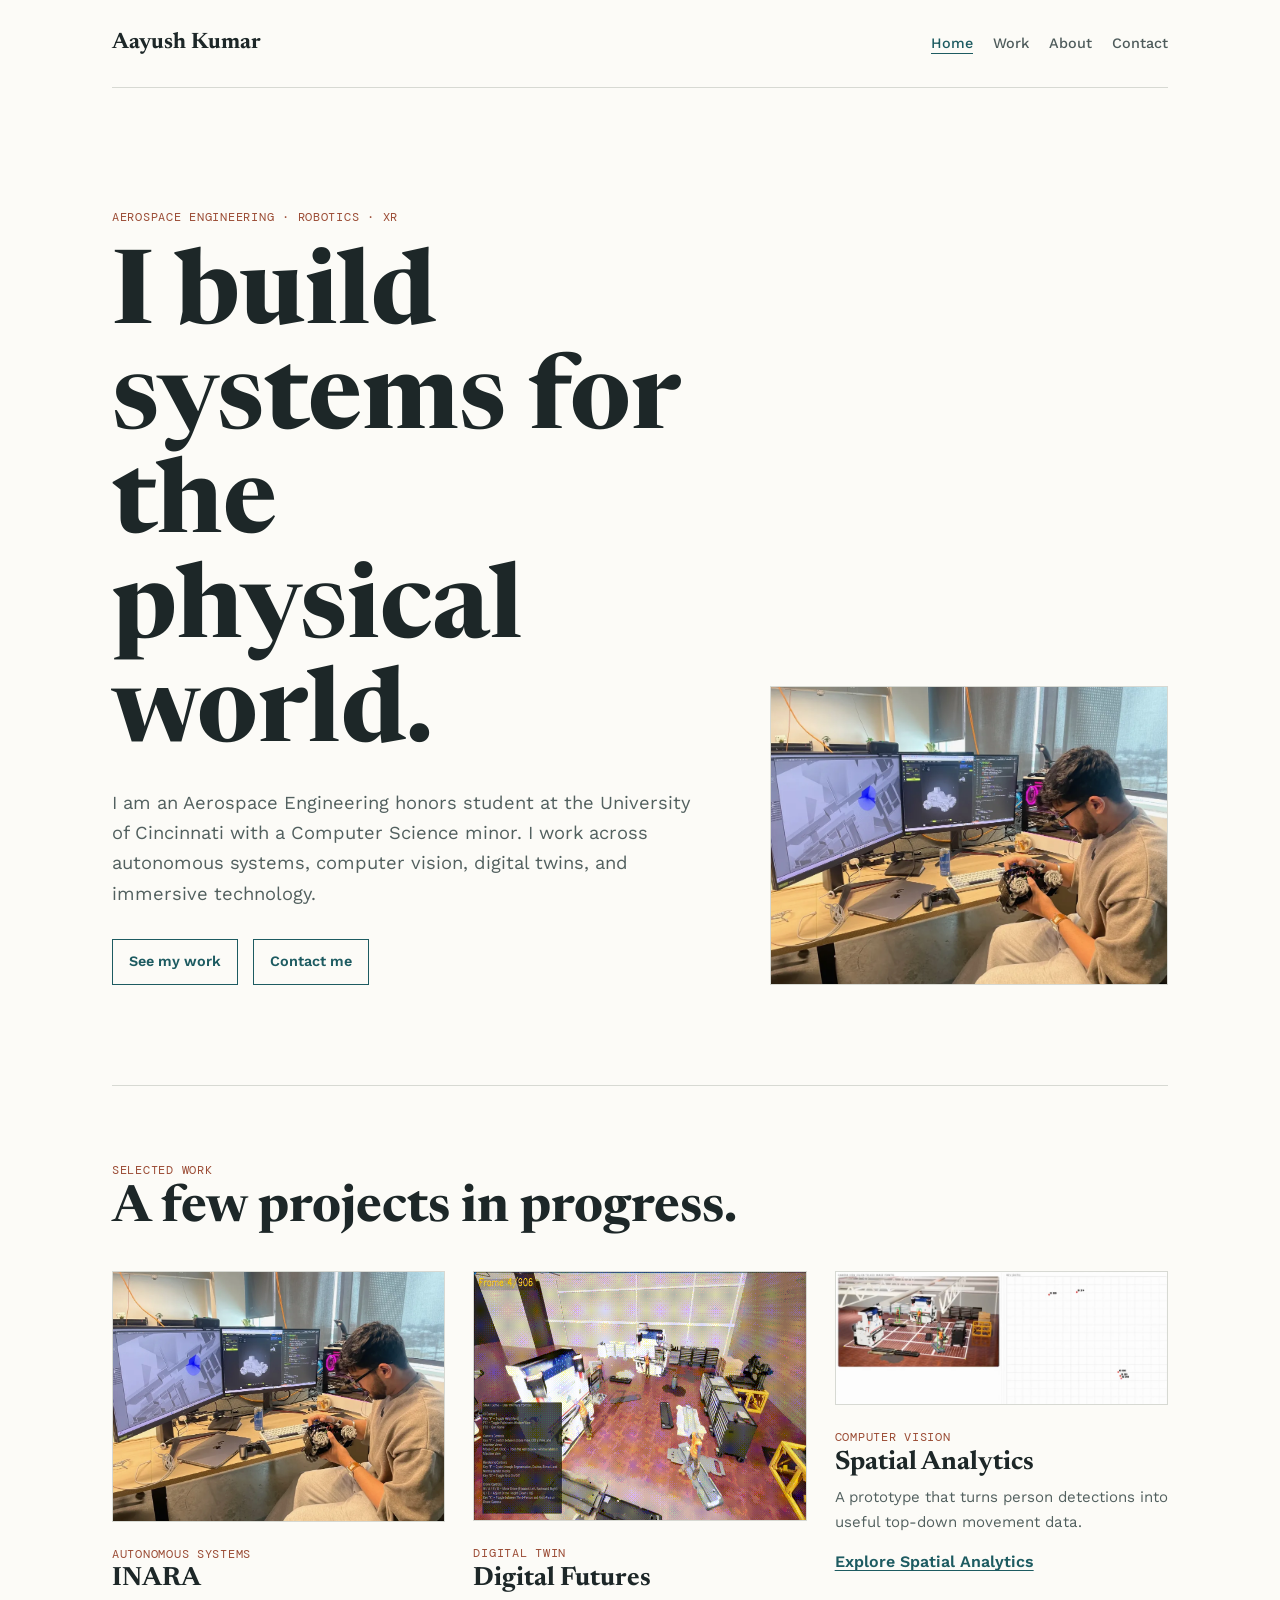
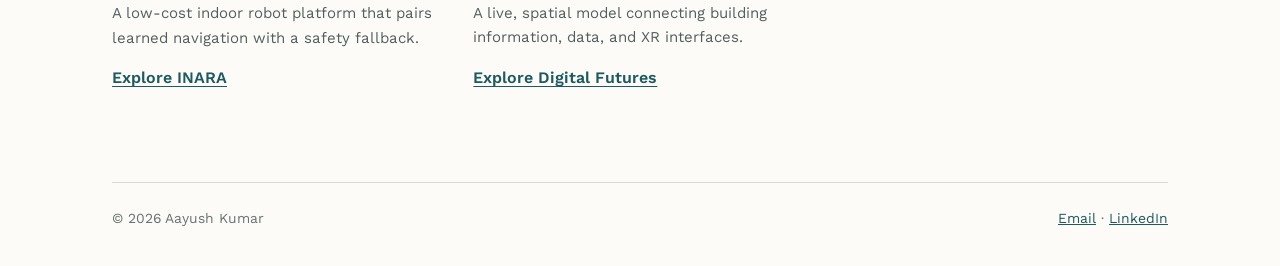
<file: index.html>
<!DOCTYPE html>
<html lang="en">
<head>
  <meta charset="UTF-8">
  <meta name="viewport" content="width=device-width, initial-scale=1.0">
  <title>Aayush Kumar | Portfolio</title>
  <link rel="stylesheet" href="reset.css">
  <link rel="stylesheet" href="styles.css">
</head>
<body>
  <header>
    <a class="name" href="index.html">Aayush Kumar</a>
    <nav aria-label="Primary navigation">
      <a class="active" href="index.html">Home</a>
      <a href="work.html">Work</a>
      <a href="about.html">About</a>
      <a href="contact.html">Contact</a>
    </nav>
  </header>
  <main>
    <section class="home-intro">
      <div>
        <span class="label">Aerospace engineering · Robotics · XR</span>
        <h1>I build systems for the physical world.</h1>
        <p>I am an Aerospace Engineering honors student at the University of Cincinnati with a Computer Science minor. I work across autonomous systems, computer vision, digital twins, and immersive technology.</p>
        <a class="button" href="work.html">See my work</a>
        <a class="button" href="contact.html">Contact me</a>
      </div>
      <figure class="focus-image">
        <img src="assets/inara.webp" alt="INARA autonomous navigation robot">
      </figure>
    </section>
    <section class="selected-work">
      <span class="label">Selected work</span>
      <h2>A few projects in progress.</h2>
      <div class="project-list">
        <article>
          <img src="assets/inara.webp" alt="INARA autonomous navigation project">
          <span class="label">Autonomous systems</span>
          <h3>INARA</h3>
          <p>A low-cost indoor robot platform that pairs learned navigation with a safety fallback.</p>
          <a href="work.html#inara">Explore INARA</a>
        </article>
        <article>
          <img src="assets/digital-twin.webp" alt="Technical illustration of a connected active digital twin">
          <span class="label">Digital twin</span>
          <h3>Digital Futures</h3>
          <p>A live, spatial model connecting building information, data, and XR interfaces.</p>
          <a href="work.html#digital-twin">Explore Digital Futures</a>
        </article>
        <article>
          <img src="assets/tracking.png" alt="Technical illustration of computer vision person tracking">
          <span class="label">Computer vision</span>
          <h3>Spatial Analytics</h3>
          <p>A prototype that turns person detections into useful top-down movement data.</p>
          <a href="work.html#tracking">Explore Spatial Analytics</a>
        </article>
      </div>
    </section>
  </main>
  <footer>
    <span>© 2026 Aayush Kumar</span>
    <span><a href="mailto:kumar3ar@mail.uc.edu">Email</a> · <a href="https://www.linkedin.com/in/aayushkumars">LinkedIn</a></span>
  </footer>
</body>
</html>
</file>
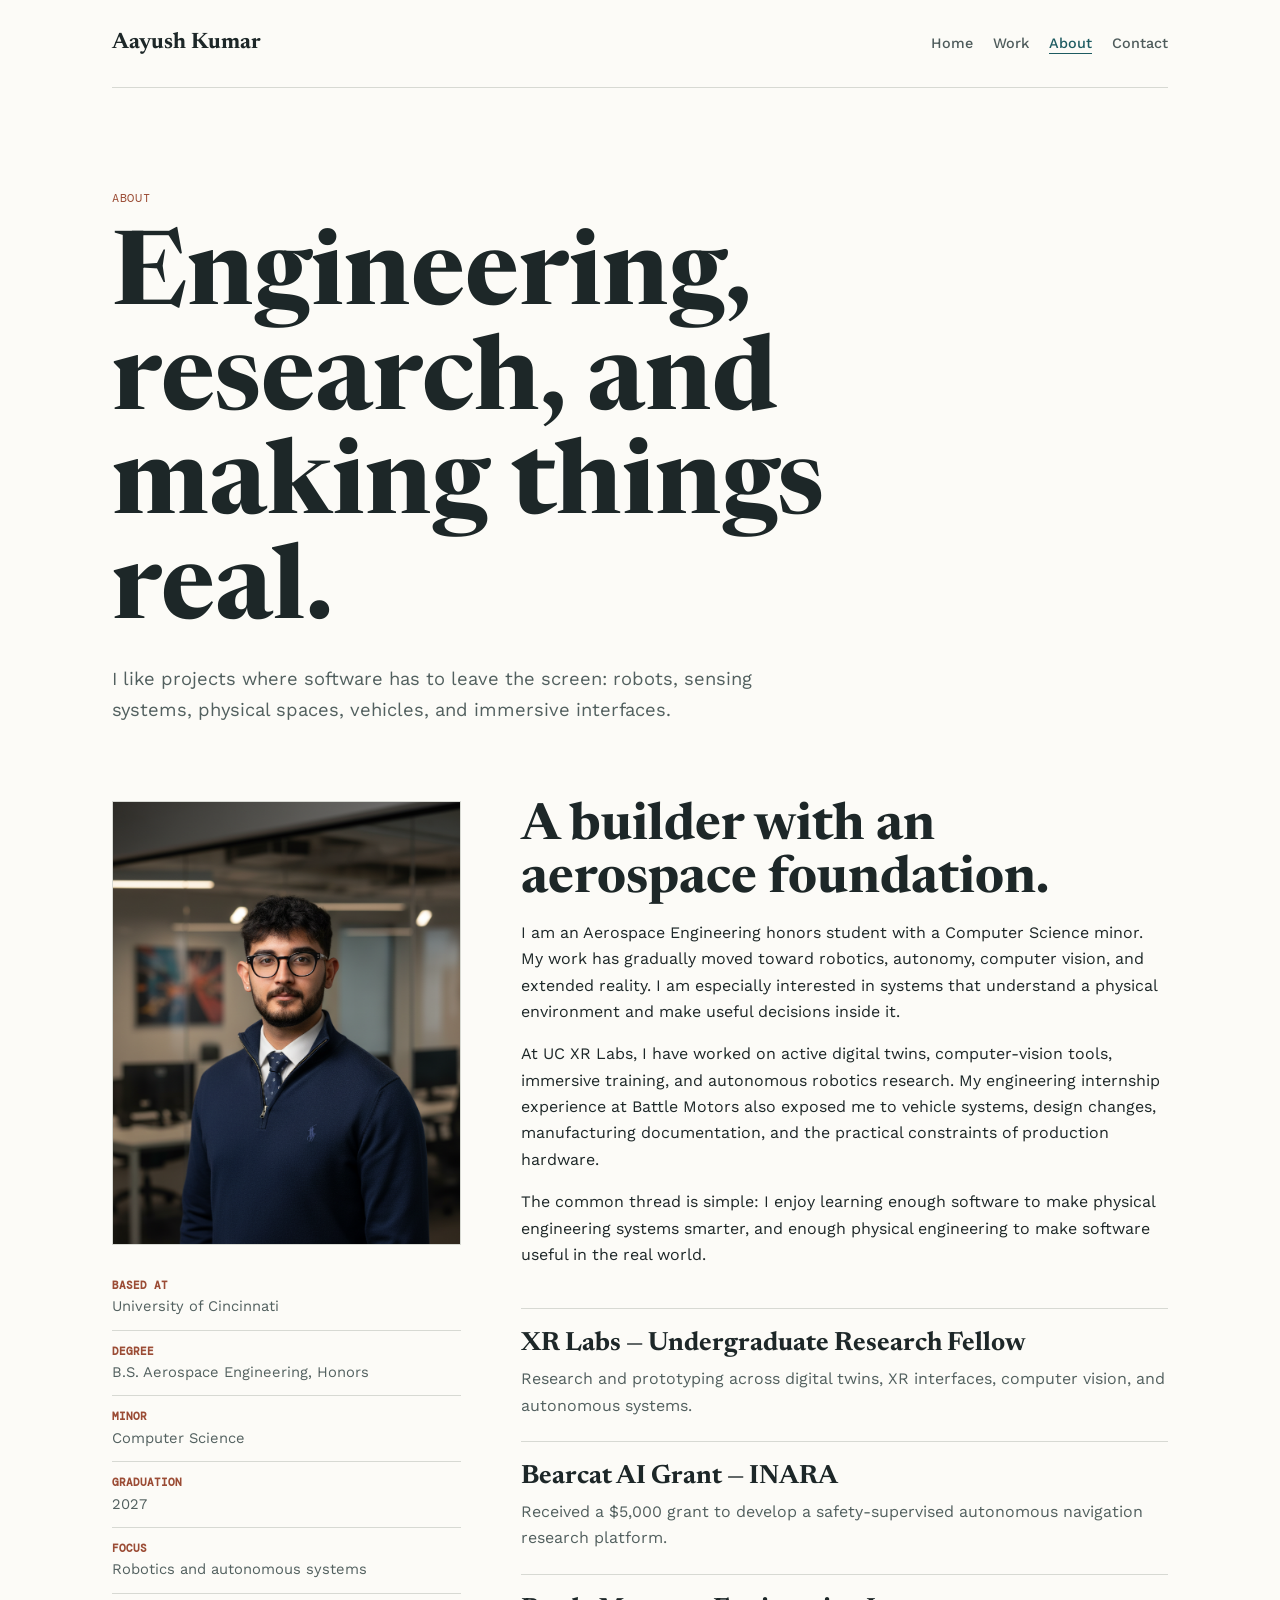
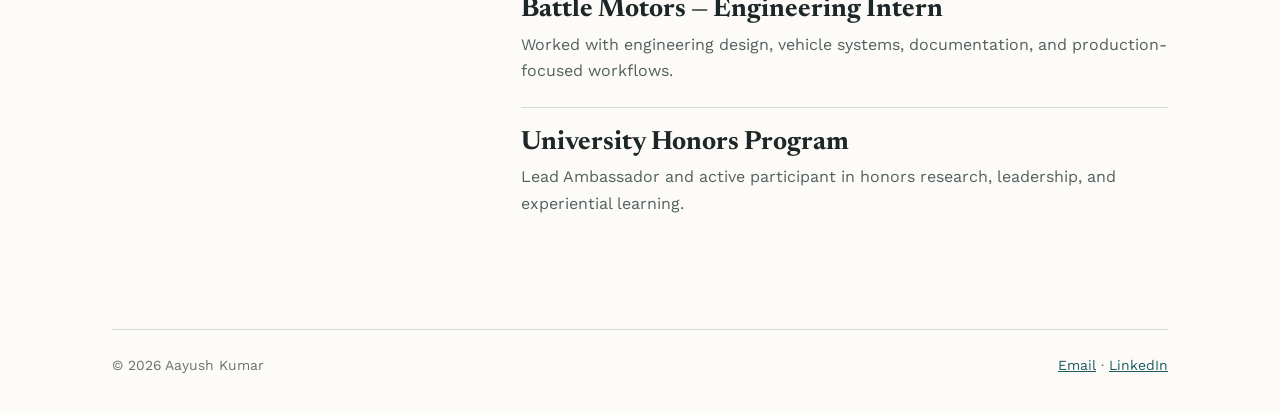
<file: about.html>
<!DOCTYPE html>
<html lang="en">
<head>
  <meta charset="UTF-8">
  <meta name="viewport" content="width=device-width, initial-scale=1.0">
  <title>About | Aayush Kumar</title>
  <link rel="stylesheet" href="reset.css">
  <link rel="stylesheet" href="styles.css">
</head>
<body>
  <header>
    <a class="name" href="index.html">Aayush Kumar</a>
    <nav aria-label="Primary navigation">
      <a href="index.html">Home</a>
      <a href="work.html">Work</a>
      <a class="active" href="about.html">About</a>
      <a href="contact.html">Contact</a>
    </nav>
  </header>
  <main>
    <section class="intro">
      <span class="label">About</span>
      <h1>Engineering, research, and making things real.</h1>
      <p>I like projects where software has to leave the screen: robots, sensing systems, physical spaces, vehicles, and immersive interfaces.</p>
    </section>
    <section class="two-column">
      <aside>
        <img class="portrait" src="assets/profile.png" alt="Graphic profile illustration labeled Aayush Kumar, Aerospace, Robotics, and XR">
        <ul class="facts">
          <li><strong>Based at</strong>University of Cincinnati</li>
          <li><strong>Degree</strong>B.S. Aerospace Engineering, Honors</li>
          <li><strong>Minor</strong>Computer Science</li>
          <li><strong>Graduation</strong>2027</li>
          <li><strong>Focus</strong>Robotics and autonomous systems</li>
        </ul>
      </aside>
      <section>
        <h2>A builder with an aerospace foundation.</h2>
        <p>I am an Aerospace Engineering honors student with a Computer Science minor. My work has gradually moved toward robotics, autonomy, computer vision, and extended reality. I am especially interested in systems that understand a physical environment and make useful decisions inside it.</p>
        <p>At UC XR Labs, I have worked on active digital twins, computer-vision tools, immersive training, and autonomous robotics research. My engineering internship experience at Battle Motors also exposed me to vehicle systems, design changes, manufacturing documentation, and the practical constraints of production hardware.</p>
        <p>The common thread is simple: I enjoy learning enough software to make physical engineering systems smarter, and enough physical engineering to make software useful in the real world.</p>
        <ul class="experience">
          <li><h3>XR Labs — Undergraduate Research Fellow</h3><p>Research and prototyping across digital twins, XR interfaces, computer vision, and autonomous systems.</p></li>
          <li><h3>Bearcat AI Grant — INARA</h3><p>Received a $5,000 grant to develop a safety-supervised autonomous navigation research platform.</p></li>
          <li><h3>Battle Motors — Engineering Intern</h3><p>Worked with engineering design, vehicle systems, documentation, and production-focused workflows.</p></li>
          <li><h3>University Honors Program</h3><p>Lead Ambassador and active participant in honors research, leadership, and experiential learning.</p></li>
        </ul>
      </section>
    </section>
  </main>
  <footer>
    <span>© 2026 Aayush Kumar</span>
    <span><a href="mailto:kumar3ar@mail.uc.edu">Email</a> · <a href="https://www.linkedin.com/in/aayushkumars">LinkedIn</a></span>
  </footer>
</body>
</html>
</file>
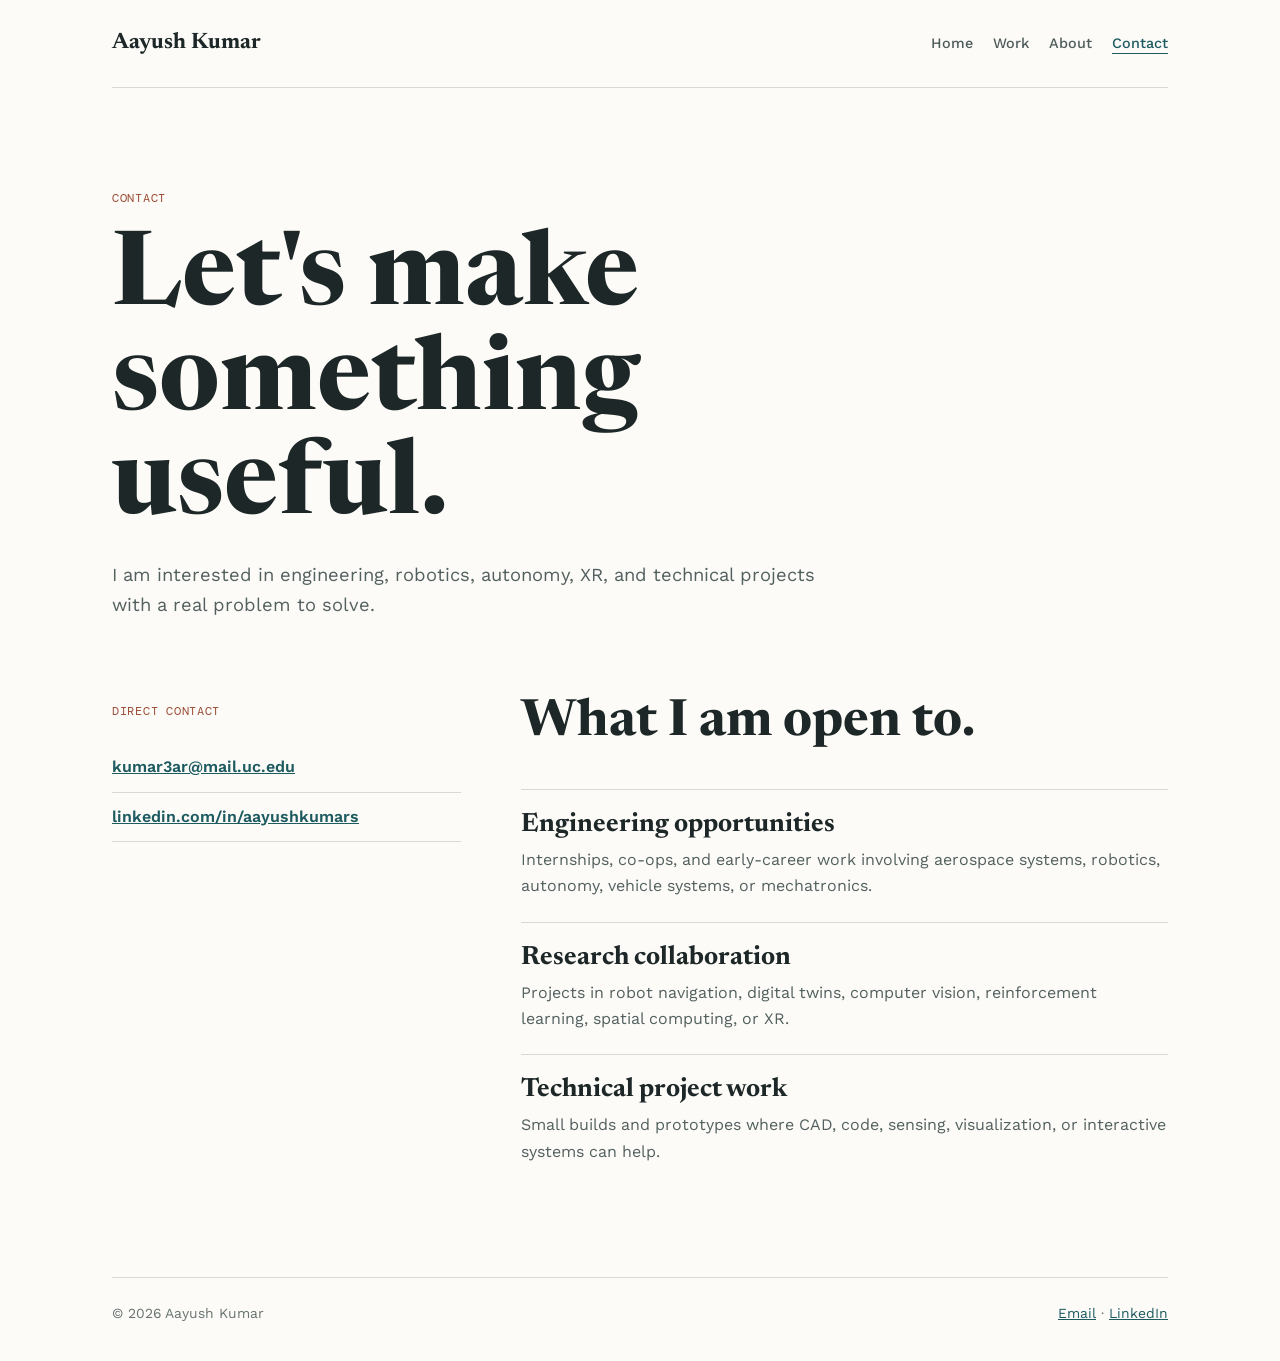
<file: contact.html>
<!DOCTYPE html>
<html lang="en">
<head>
  <meta charset="UTF-8">
  <meta name="viewport" content="width=device-width, initial-scale=1.0">
  <title>Contact | Aayush Kumar</title>
  <link rel="stylesheet" href="reset.css">
  <link rel="stylesheet" href="styles.css">
</head>
<body>
  <header>
    <a class="name" href="index.html">Aayush Kumar</a>
    <nav aria-label="Primary navigation">
      <a href="index.html">Home</a>
      <a href="work.html">Work</a>
      <a href="about.html">About</a>
      <a class="active" href="contact.html">Contact</a>
    </nav>
  </header>
  <main>
    <section class="intro">
      <span class="label">Contact</span>
      <h1>Let's make something useful.</h1>
      <p>I am interested in engineering, robotics, autonomy, XR, and technical projects with a real problem to solve.</p>
    </section>
    <section class="two-column">
      <section>
        <span class="label">Direct contact</span>
        <ul class="contact-links">
          <li><a href="mailto:kumar3ar@mail.uc.edu">kumar3ar@mail.uc.edu</a></li>
          <li><a href="https://www.linkedin.com/in/aayushkumars">linkedin.com/in/aayushkumars</a></li>
        </ul>
      </section>
      <section>
        <h2>What I am open to.</h2>
        <ul class="experience">
          <li><h3>Engineering opportunities</h3><p>Internships, co-ops, and early-career work involving aerospace systems, robotics, autonomy, vehicle systems, or mechatronics.</p></li>
          <li><h3>Research collaboration</h3><p>Projects in robot navigation, digital twins, computer vision, reinforcement learning, spatial computing, or XR.</p></li>
          <li><h3>Technical project work</h3><p>Small builds and prototypes where CAD, code, sensing, visualization, or interactive systems can help.</p></li>
        </ul>
      </section>
    </section>
  </main>
  <footer>
    <span>© 2026 Aayush Kumar</span>
    <span><a href="mailto:kumar3ar@mail.uc.edu">Email</a> · <a href="https://www.linkedin.com/in/aayushkumars">LinkedIn</a></span>
  </footer>
</body>
</html>
</file>
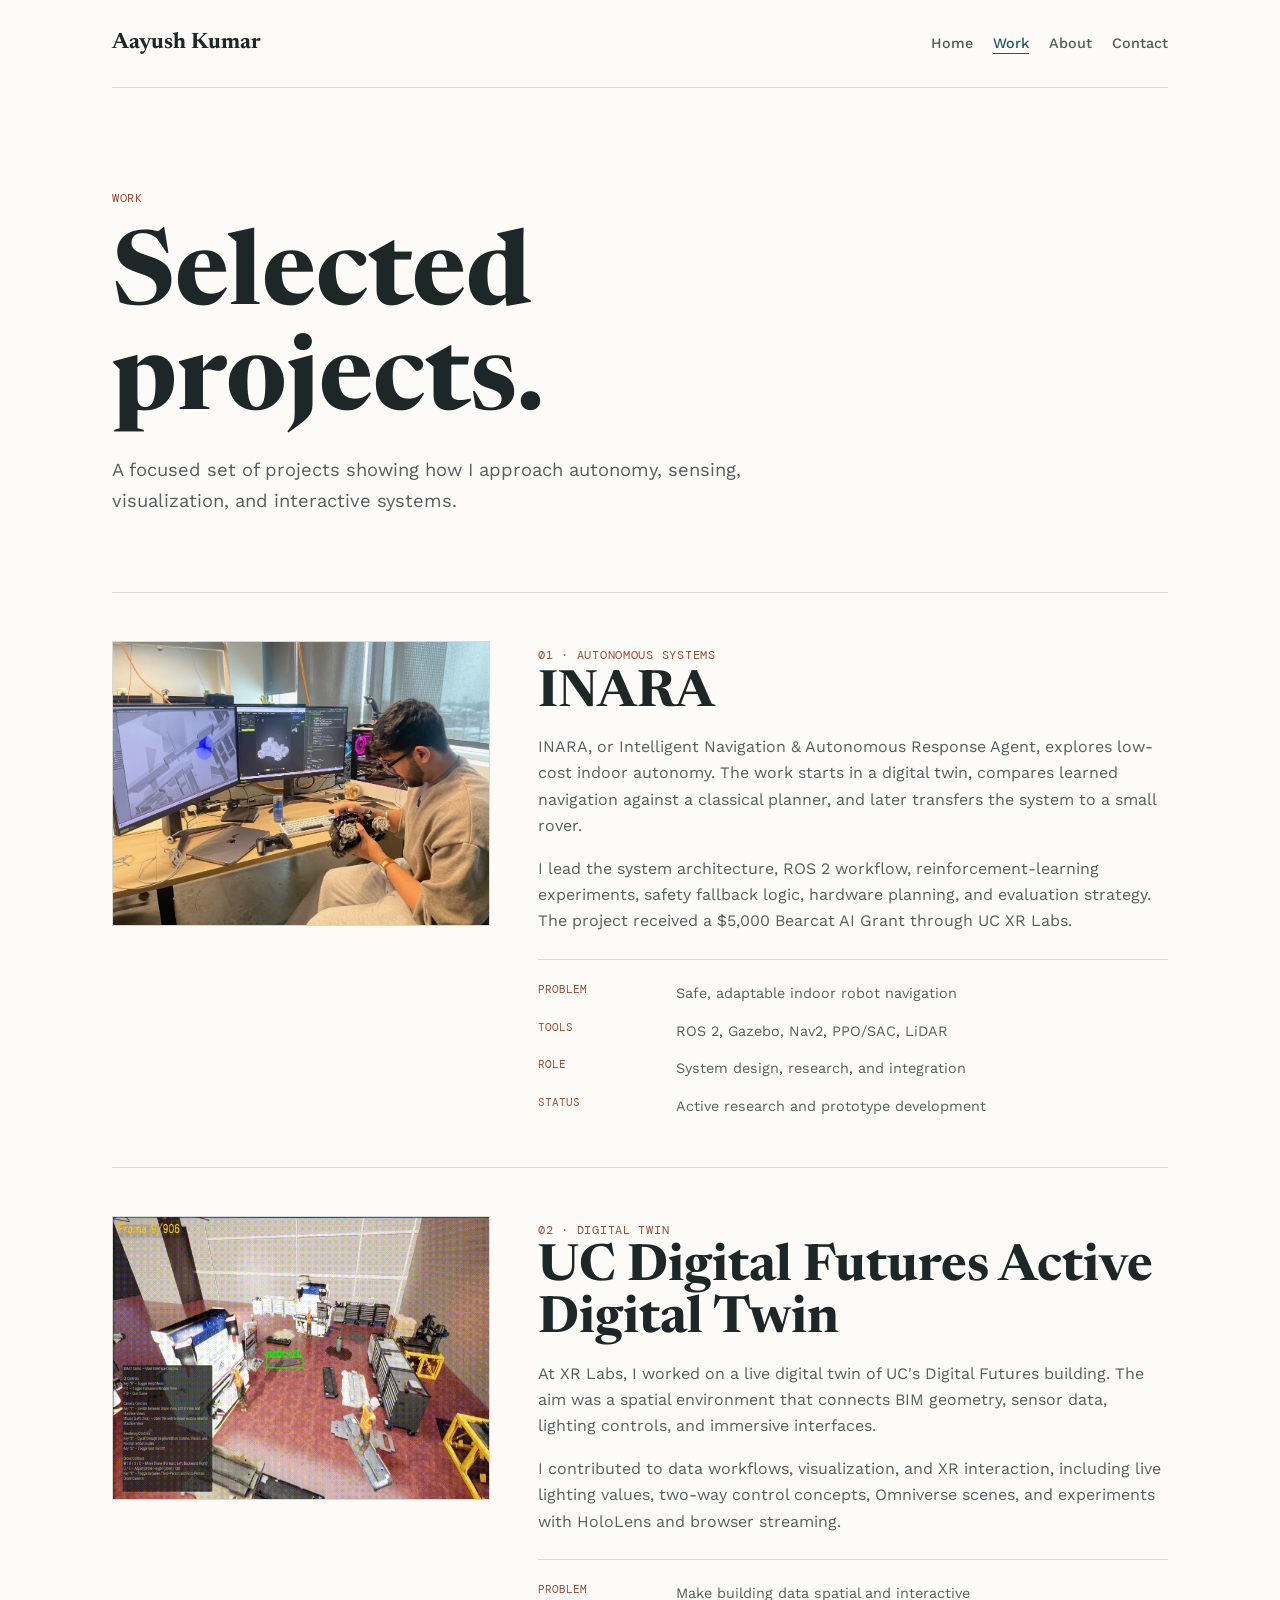
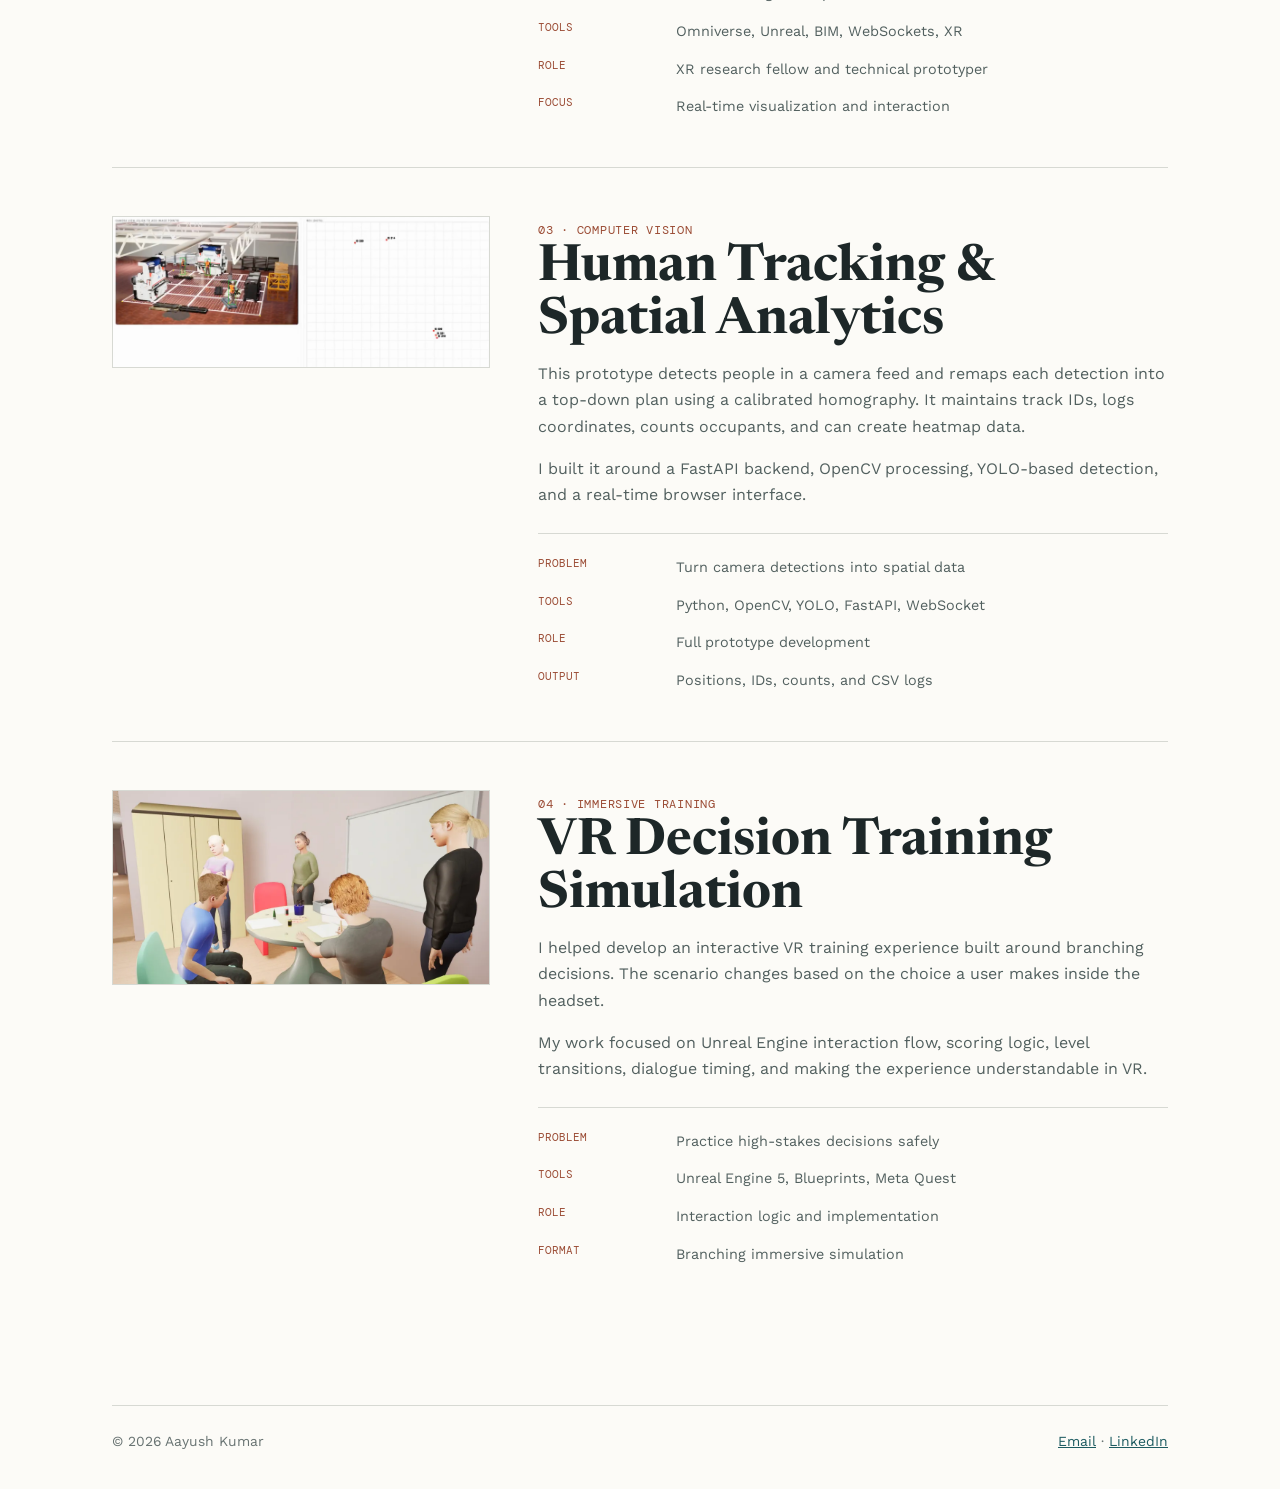
<file: work.html>
<!DOCTYPE html>
<html lang="en">
<head>
  <meta charset="UTF-8">
  <meta name="viewport" content="width=device-width, initial-scale=1.0">
  <title>Work | Aayush Kumar</title>
  <link rel="stylesheet" href="reset.css">
  <link rel="stylesheet" href="styles.css">
</head>
<body>
  <header>
    <a class="name" href="index.html">Aayush Kumar</a>
    <nav aria-label="Primary navigation">
      <a href="index.html">Home</a>
      <a class="active" href="work.html">Work</a>
      <a href="about.html">About</a>
      <a href="contact.html">Contact</a>
    </nav>
  </header>
  <main>
    <section class="intro">
      <span class="label">Work</span>
      <h1>Selected projects.</h1>
      <p>A focused set of projects showing how I approach autonomy, sensing, visualization, and interactive systems.</p>
    </section>
    <article class="case-study" id="inara">
      <img src="assets/inara.webp" alt="Technical illustration of the INARA autonomous navigation robot">
      <section>
        <span class="label">01 · Autonomous systems</span>
        <h2>INARA</h2>
        <p>INARA, or Intelligent Navigation &amp; Autonomous Response Agent, explores low-cost indoor autonomy. The work starts in a digital twin, compares learned navigation against a classical planner, and later transfers the system to a small rover.</p>
        <p>I lead the system architecture, ROS 2 workflow, reinforcement-learning experiments, safety fallback logic, hardware planning, and evaluation strategy. The project received a $5,000 Bearcat AI Grant through UC XR Labs.</p>
        <dl class="details">
          <dt>Problem</dt><dd>Safe, adaptable indoor robot navigation</dd>
          <dt>Tools</dt><dd>ROS 2, Gazebo, Nav2, PPO/SAC, LiDAR</dd>
          <dt>Role</dt><dd>System design, research, and integration</dd>
          <dt>Status</dt><dd>Active research and prototype development</dd>
        </dl>
      </section>
    </article>
    <article class="case-study" id="digital-twin">
      <img src="assets/digital-twin.webp" alt="Technical illustration of the UC Digital Futures active digital twin project">
      <section>
        <span class="label">02 · Digital twin</span>
        <h2>UC Digital Futures Active Digital Twin</h2>
        <p>At XR Labs, I worked on a live digital twin of UC's Digital Futures building. The aim was a spatial environment that connects BIM geometry, sensor data, lighting controls, and immersive interfaces.</p>
        <p>I contributed to data workflows, visualization, and XR interaction, including live lighting values, two-way control concepts, Omniverse scenes, and experiments with HoloLens and browser streaming.</p>
        <dl class="details">
          <dt>Problem</dt><dd>Make building data spatial and interactive</dd>
          <dt>Tools</dt><dd>Omniverse, Unreal, BIM, WebSockets, XR</dd>
          <dt>Role</dt><dd>XR research fellow and technical prototyper</dd>
          <dt>Focus</dt><dd>Real-time visualization and interaction</dd>
        </dl>
      </section>
    </article>
    <article class="case-study" id="tracking">
      <img src="assets/tracking.png" alt="Technical illustration of the human tracking and spatial analytics system">
      <section>
        <span class="label">03 · Computer vision</span>
        <h2>Human Tracking &amp; Spatial Analytics</h2>
        <p>This prototype detects people in a camera feed and remaps each detection into a top-down plan using a calibrated homography. It maintains track IDs, logs coordinates, counts occupants, and can create heatmap data.</p>
        <p>I built it around a FastAPI backend, OpenCV processing, YOLO-based detection, and a real-time browser interface.</p>
        <dl class="details">
          <dt>Problem</dt><dd>Turn camera detections into spatial data</dd>
          <dt>Tools</dt><dd>Python, OpenCV, YOLO, FastAPI, WebSocket</dd>
          <dt>Role</dt><dd>Full prototype development</dd>
          <dt>Output</dt><dd>Positions, IDs, counts, and CSV logs</dd>
        </dl>
      </section>
    </article>
    <article class="case-study" id="vr-training">
      <img src="assets/vr-training.webp" alt="Illustration of a virtual reality decision training system">
      <section>
        <span class="label">04 · Immersive training</span>
        <h2>VR Decision Training Simulation</h2>
        <p>I helped develop an interactive VR training experience built around branching decisions. The scenario changes based on the choice a user makes inside the headset.</p>
        <p>My work focused on Unreal Engine interaction flow, scoring logic, level transitions, dialogue timing, and making the experience understandable in VR.</p>
        <dl class="details">
          <dt>Problem</dt><dd>Practice high-stakes decisions safely</dd>
          <dt>Tools</dt><dd>Unreal Engine 5, Blueprints, Meta Quest</dd>
          <dt>Role</dt><dd>Interaction logic and implementation</dd>
          <dt>Format</dt><dd>Branching immersive simulation</dd>
        </dl>
      </section>
    </article>
  </main>
  <footer>
    <span>© 2026 Aayush Kumar</span>
    <span><a href="mailto:kumar3ar@mail.uc.edu">Email</a> · <a href="https://www.linkedin.com/in/aayushkumars">LinkedIn</a></span>
  </footer>
</body>
</html>
</file>
<file: styles.css>
@import url('https://fonts.googleapis.com/css2?family=DM+Mono:wght@400;500&family=Newsreader:opsz,wght@6..72,500;6..72,600;6..72,700&family=Work+Sans:wght@400;500;600&display=swap');

/* Page basics */
* {
  box-sizing: border-box;
}

body {
  max-width: 1120px;
  margin: auto;
  padding: 0 32px;
  background: #fcfbf7;
  color: #1d2728;
  font-family: 'Work Sans', Arial, sans-serif;
  line-height: 1.65;
}
img {
  display: block;
  max-width: 100%;
}

a {
  color: #1d5b61;
}

h1, h2, h3 {
  font-family: Newsreader, Georgia, serif;
  line-height: 1.02;
}

h1 {
  max-width: 830px;
  margin: 18px 0;
  font-size: clamp(3.4rem, 8vw, 6.8rem);
}

h2 {
  margin: 0 0 14px;
  font-size: clamp(2.2rem, 4vw, 3.7rem);
}

h3 {
  margin: 0 0 8px;
  font-size: 1.65rem;
}

p {
  max-width: 720px;
}

/* Header and footer */
header {
  display: flex;
  justify-content: space-between;
  align-items: center;
  min-height: 88px;
  border-bottom: 1px solid #d7d9d3;
}

.name {
  color: #1d2728;
  font-family: Newsreader, Georgia, serif;
  font-size: 1.4rem;
  font-weight: 700;
  text-decoration: none;
}

nav {
  display: flex;
  gap: 20px;
}

nav a {
  color: #4e5b5b;
  font-size: 0.9rem;
  font-weight: 500;
  text-decoration: none;
}

nav a:hover, nav .active {
  color: #1d5b61;
  text-decoration: underline;
  text-underline-offset: 5px;
}

footer {
  display: flex;
  justify-content: space-between;
  gap: 20px;
  margin-top: 90px;
  padding: 24px 0 36px;
  border-top: 1px solid #d7d9d3;
  color: #687372;
  font-size: 0.87rem;
}

/* Shared styles */
.label {
  color: #9b4c35;
  font-family: 'DM Mono', monospace;
  font-size: 0.76rem;
  letter-spacing: 0.06em;
  text-transform: uppercase;
}

.intro {
  padding: 96px 0 58px;
}

.intro p, .home-intro p, .case-study p, .project-list p, .experience p {
  color: #52605f;
}

.intro p, .home-intro p {
  font-size: 1.15rem;
}

.button {
  display: inline-block;
  margin: 12px 10px 0 0;
  padding: 10px 16px;
  border: 1px solid #1d5b61;
  color: #1d5b61;
  font-size: 0.9rem;
  font-weight: 600;
  text-decoration: none;
}

.button:hover {
  background: #1d5b61;
  color: white;
}

/* Home page */
.home-intro {
  display: grid;
  grid-template-columns: 1.2fr 0.8fr;
  gap: 60px;
  align-items: end;
  padding: 115px 0 100px;
}

.focus-image {
  margin: 0;
  border: 1px solid #d7d9d3;
  background: #edf1ed;
}

.focus-image img {
  width: 100%;
}

.selected-work {
  border-top: 1px solid #d7d9d3;
  padding: 70px 0 0;
}

.project-list {
  display: grid;
  grid-template-columns: repeat(3, 1fr);
  gap: 28px;
  margin-top: 36px;
}

.project-list img {
  margin-bottom: 18px;
  border: 1px solid #d7d9d3;
}

.project-list p {
  font-size: 0.94rem;
}

.project-list a {
  font-weight: 600;
  text-underline-offset: 3px;
}

/* Work page */
.case-study {
  display: grid;
  grid-template-columns: 0.75fr 1.25fr;
  gap: 48px;
  padding: 48px 0;
  border-top: 1px solid #d7d9d3;
  scroll-margin-top: 30px;
}

.case-study img {
  border: 1px solid #d7d9d3;
  background: #edf1ed;
}

.details {
  display: grid;
  grid-template-columns: 110px 1fr;
  gap: 12px 28px;
  margin: 24px 0 0;
  padding: 20px 0 0;
  border-top: 1px solid #d7d9d3;
}

.details dt, .facts strong {
  color: #9b4c35;
  font-family: 'DM Mono', monospace;
  font-size: 0.7rem;
  text-transform: uppercase;
}

.details dd {
  margin: 2px 0 0;
  color: #52605f;
  font-size: 0.9rem;
}

/* About and contact */
.two-column {
  display: grid;
  grid-template-columns: 0.7fr 1.3fr;
  gap: 60px;
  align-items: start;
}

.portrait {
  border: 1px solid #d7d9d3;
  background: #edf1ed;
}

.facts, .experience, .contact-links {
  margin: 20px 0 0;
  padding: 0;
  list-style: none;
}

.facts {
  color: #52605f;
  font-size: 0.92rem;
}

.facts li, .contact-links li {
  padding: 11px 0;
  border-bottom: 1px solid #d7d9d3;
}

.facts strong {
  display: block;
}

.experience {
  margin-top: 40px;
}

.experience li {
  padding: 22px 0;
  border-top: 1px solid #d7d9d3;
}

.experience p {
  margin: 4px 0 0;
}

.contact-links a {
  font-weight: 600;
}

@media (max-width: 760px) {
  body {
    padding: 0 20px;
  }

  header, footer {
    align-items: flex-start;
    flex-direction: column;
    padding: 20px 0;
  }

  nav {
    gap: 15px;
    flex-wrap: wrap;
  }

  h1 {
    font-size: clamp(2.7rem, 8vw, 6.8rem);
  }

  .home-intro, .project-list, .case-study, .two-column {
    grid-template-columns: 1fr;
  }

  .home-intro {
    gap: 34px;
    padding: 76px 0;
  }

  .intro {
    padding: 70px 0 40px;
  }

  .case-study {
    gap: 24px;
  }

  .details {
    grid-template-columns: 1fr;
  }

}
</file>
